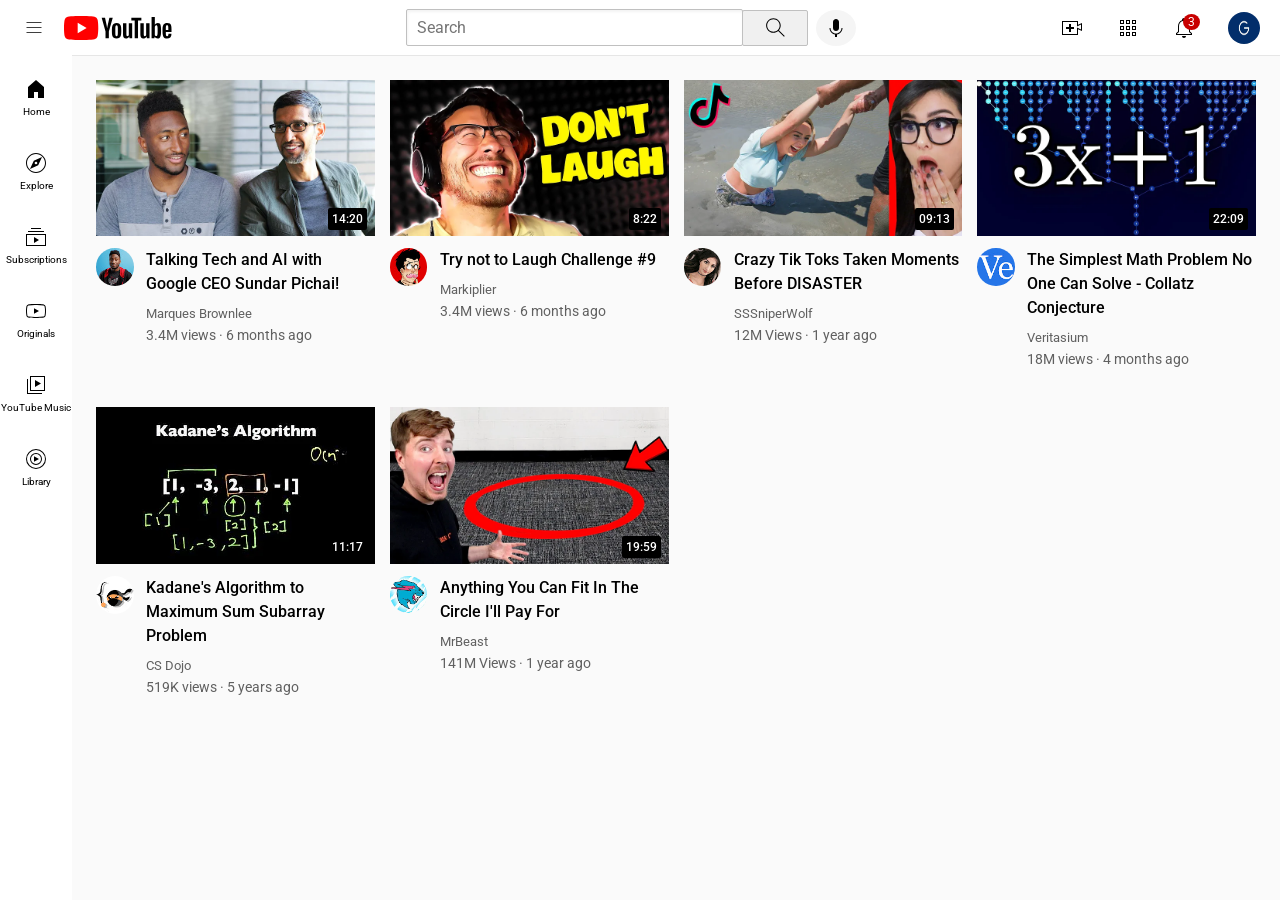
<file: index.html>
<!DOCTYPE html>
<head>
 <title>Youtube clone</title>

 <link rel="preconnect" href="https://fonts.googleapis.com">
 <link rel="preconnect" href="https://fonts.gstatic.com" crossorigin>
 <link href="https://fonts.googleapis.com/css2?family=Roboto:wght@400;500;700&display=swap" rel="stylesheet">
 <link rel="stylesheet" href="styles/general.css">
 <link rel="stylesheet" href="styles/header.css">
 <link rel="stylesheet" href="styles/video.css">
 <link rel="stylesheet" href="styles/sidebar.css">
</head>
<body>

 <header class="header">
    
    <div class="left-section">
        <img class="hamburger-menu" src="icons/hamburger-menu.svg">
        <img class="youtube-logo" src="icons/youtube-logo.svg">
    </div>
    <div class="middle-section">
        <input  class="search-bar"  type="text" placeholder="Search">
        <button class="search-button">
            <img class="search-icon" src="icons/search.svg">
            <div class="tooltip">
                Search
            </div>
        </button>
        <button class="voice-search-button">
            <img class="voice-search-icon"   src="icons/voice-search-icon.svg">
            <div class="tooltip">
                Search with your voice
            </div>
        </button>
    </div>
    <div class="right-section">

        <div class="upload-icon-container">
            <img   class="upload-icon"  src="icons/upload.svg">
            <div class="tooltip">
                Create
            </div>
        </div>
        <div class="youtube-apps-container">
            <img   class="youtube-apps-icon" src="icons/youtube-apps.svg">
            <div class="tooltip">
                YouTube apps
            </div>
        </div>
        
        <div class="notification-box">
            <img   class="notifications-icon"   src="icons/notifications.svg">
            <div class="notifications-count">3</div>
            <div class="tooltip">
                Notifications
            </div>
        </div>
        
        <img   class="current-channel-picture"    src="channel-pictures/my-channel.jpeg">
    </div>
</header>


<nav class="sidebar">

    <div class="sidebar-link"> 
       <img class="icon-image" src="thumbnails/home.svg">
       <div>
           Home
       </div>
    </div>
    <div class="sidebar-link">
       <img class="icon-image" src="thumbnails/explore.svg">
       <div>
           Explore
       </div>
    </div>
    <div class="sidebar-link">
       <img class="icon-image" 
       src="thumbnails/subscriptions.svg">
       <div>
           Subscriptions
       </div>
    </div>
    <div class="sidebar-link">
       <img class="icon-image" src="thumbnails/originals.svg">
       <div>
           Originals
       </div>
    </div>
    <div class="sidebar-link">
       <img class="icon-image" src="thumbnails/library.svg">
       <div>
           YouTube Music
       </div>
    </div>
    <div class="sidebar-link">
       <img class="icon-image" src="thumbnails/youtube-music.svg">
       <div>
           Library
       </div>
    </div>

 </nav>


 <main>
    <section class="video-grid">
        <div class="video-preview">
            <div class="thumbnail-row">
                <a class="video-thumbnail-link" href="https://www.youtube.com/watch?v=n2RNcPRtAiY">
                    <img class="thumbnail" src="thumbnails/thumbnail-1.webp">
                </a>
                
                <div class="video-time">14:20</div>
            </div> <!--  thumbnail-row Marques Brownlee   -->
            <div class="video-info-grid">
                <div class="channel-pictures">
                    <a class="channel-picture-link" href="https://www.youtube.com/c/mkbhd">
                        <img class="profile-picture"src="channel-pictures/channel-1.jpeg">
                    </a>
                    <div class="profile-tooltip">
                        <img src="channel-pictures/channel-1.jpeg">
                        <div class="tooltip-text">
                           <p class="tooltip-name">Marques Brownlee</p>
                           <p class="tooltip-subscribers">20M Subscribers</p>
                        </div>
                        
                    </div>
                    
                </div> <!--   profile-picture Marques Brownlee   -->
                <div class="video-info"> <!-- Marques Brownlee -->
                    <a href="https://www.youtube.com/watch?v=n2RNcPRtAiY" class="video-title-link">
                        <p class="video-title">
                            Talking Tech and AI with Google CEO Sundar Pichai!
                        </p>
                    </a>
                    
                    <p class="video-creator">
                        Marques Brownlee
                    </p>
                    <p class="video-stats">
                        3.4M views &#183; 6 months ago
                    </p>
                </div> <!-- video-info Marques Brownlee   -->
    
    
            </div> <!--  video-info-grid Marques Brownlee   -->
    
        </div> <!-- video-preview Marques Brownlee  -->
    
        <div class="video-preview">
            <div class="thumbnail-row">
                <a class="video-thumbnail-link" href="https://www.youtube.com/watch?v=mP0RAo9SKZk">
                    <img class="thumbnail" src="thumbnails/thumbnail-2.webp">
                </a>
                
                <div class="video-time">8:22</div>
            </div> <!--  thumbnail-row Markiplier      -->
            <div class="video-info-grid">
                <div class="channel-pictures">
                    <a class="channel-picture-link" href="https://www.youtube.com/c/markiplier">
                        <img class="profile-picture" src="channel-pictures/channel-2.jpeg">
                    </a>
                    <div class="profile-tooltip">
                        <img src="channel-pictures/channel-2.jpeg">
                        <div class="tooltip-text">
                           <p class="tooltip-name">Markiplier</p>
                           <p class="tooltip-subscribers">37M Subscribers</p>
                        </div>
                        
                    </div>
    
                    
                </div> <!--   channel-picture Markipllier   -->
                <div class="video-info">
                    <a href="https://www.youtube.com/watch?v=mP0RAo9SKZk" class="video-title-link">
                        <p class="video-title">
                            Try not to Laugh Challenge #9
                        </p>
                    </a>
    
                    <p class="video-creator">
                        Markiplier
                    </p>
                    <p class="video-stats">
                        3.4M views &#183; 6 months ago 
                    </p>
                </div> <!--  video-info Markiplier    -->
            </div> <!-- video-info-grid Markiplier -->
        </div> <!-- video=preview Markiplier   -->
    
        <div class="video-preview">
            <div class="thumbnail-row">
                <a class="video-thumbnail-link" href="https://www.youtube.com/watch?v=FgjPQQeTh1w">
                    <img class="thumbnail" src="thumbnails/thumbnail-3.webp">
                </a>
                
                <div class="video-time">09:13</div>
            </div> <!--  thumbnail-row SSSniperWolf   -->
            <div class="video-info-grid">
                <div class="channel-pictures">
                    <a class="channel-picture-link" href="https://www.youtube.com/user/SSSniperWolf">
                        <img class="profile-picture" src="thumbnails/channel-3.jpeg">
                    </a>
                    <div class="profile-tooltip">
                        <img src="thumbnails/channel-3.jpeg">
                        <div class="tooltip-text">
                           <p class="tooltip-name">SSSniperWolf</p>
                           <p class="tooltip-subscribers">35M Subscribers</p>
                        </div>
                        
                    </div>
                    
                </div> <!--   profile-picture SSSniperWolf  -->
                <div class="video-info"> <!-- SSSniperWolf -->
                    <a href="https://www.youtube.com/watch?v=FgjPQQeTh1w" class="video-title-link">
                        <p class="video-title">
                            Crazy Tik Toks Taken Moments Before DISASTER
                        </p>
                    </a>
    
                    <p class="video-creator">
                        SSSniperWolf
                    </p>
                    <p class="video-stats">
                        12M Views &#183; 1 year ago
                    </p>
                </div> <!-- video-info SSSniperWolf  -->
    
    
            </div> <!--  video-info-grid SSSniperWolf   -->
    
        </div> <!-- video-preview SSSniperWolf  -->
    
        <div class="video-preview">
            <div class="thumbnail-row">
                <a class="video-thumbnail-link" href="https://www.youtube.com/watch?v=094y1Z2wpJg">
                    <img class="thumbnail" src="thumbnails/thumbnail-4.webp">
                </a>
                
                <div class="video-time">22:09</div>
            </div> <!--  thumbnail-row Veritasium     -->
            <div class="video-info-grid">
                <div class="channel-pictures">
                    <a class="channel-picture-link" href="https://www.youtube.com/c/veritasium">
                        <img class="profile-picture" src="thumbnails/channel-4.jpeg">
                    </a>
                    <div class="profile-tooltip">
                        <img src="thumbnails/channel-4.jpeg">
                        <div class="tooltip-text">
                           <p class="tooltip-name">Veritasium</p>
                           <p class="tooltip-subscribers">18M Subscribers</p>
                        </div>
                        
                    </div>
    
                </div> <!--   channel-picture Veritasium   -->
                <div class="video-info">
                    <a href="https://www.youtube.com/watch?v=FgjPQQeTh1w" class="video-title-link">
                        <p class="video-title">
                            The Simplest Math Problem No One Can Solve - Collatz Conjecture
                        </p>
                    </a>
                    
                    <p class="video-creator">
                        Veritasium
                    </p>
                    <p class="video-stats">
                        18M views &#183; 4 months ago
                    </p>
                </div> <!--  video-info Veritasium    -->
            </div> <!-- video-info-grid Veritasium -->
        </div> <!-- video=preview Veritasium   -->
    
        <div class="video-preview">
            <div class="thumbnail-row">
                <a href="https://www.youtube.com/watch?v=86CQq3pKSUw" class="video-thumbnail-link">
                    <img class="thumbnail" src="thumbnails/thumbnail-5.webp">
                </a>
    
                
                <div class="video-time">11:17</div>
            </div> <!--  thumbnail-row CS Dojo   -->
            <div class="video-info-grid">
                <div class="channel-pictures">
                    <a class="channel-picture-link" href="https://www.youtube.com/c/CSDojo">
                        <img class="profile-picture" src="thumbnails/channel-5.jpeg">
                    </a>
                    <div class="profile-tooltip">
                        <img src="thumbnails/channel-5.jpeg">
                        <div class="tooltip-text">
                           <p class="tooltip-name">CS Dojo</p>
                           <p class="tooltip-subscribers">2M Subscribers</p>
                        </div>
                        
                    </div>
    
                </div> <!--   profile-picture CS Dojo  -->
                <div class="video-info"> <!-- CS Dojo -->
                    <a href="https://www.youtube.com/watch?v=FgjPQQeTh1w" class="video-title-link">
                        <p class="video-title">
                            Kadane's Algorithm to Maximum Sum Subarray Problem
                        </p>
                    </a>
                    <p class="video-creator">
                        CS Dojo
                    </p>
                    <p class="video-stats">
                        519K views &#183; 5 years ago
                    </p>
                </div> <!-- video-info CS Dojo   -->
    
    
            </div> <!--  video-info-grid CS Dojo  -->
    
        </div> <!-- video-preview CS Dojo  -->
    
        <div class="video-preview">
            <div class="thumbnail-row">
                <a href="https://www.youtube.com/watch?v=FgjPQQeTh1w" class="video-thumbnail-link">
                    <img class="thumbnail" src="thumbnails/thumbnail-6.webp">
                </a>
                
                <div class="video-time">19:59</div>
            </div> <!--  thumbnail-row MrBeast     -->
            <div class="video-info-grid">
                <div class="channel-pictures">
                    <a href="https://www.youtube.com/channel/UCX6OQ3DkcsbYNE6H8uQQuVA" class="video-thumbnail-link">
                        <img class="profile-picture" src="thumbnails/channel-6.jpeg">
                    </a>
                    <div class="profile-tooltip">
                        <img src="thumbnails/channel-6.jpeg">
                        <div class="tooltip-text">
                           <p class="tooltip-name">MrBeast</p>
                           <p class="tooltip-subscribers">382M Subscribers</p>
                        </div>
                        
                    </div>
                    
                </div> <!--   channel-picture MrBeast  -->
                <div class="video-info">
                    <a href="https://www.youtube.com/watch?v=FgjPQQeTh1w" class="video-title-link">
                        <p class="video-title">
                            Anything You Can Fit In The Circle I'll Pay For
                        </p>
                    </a>
    
                    <p class="video-creator">
                        MrBeast
                    </p>
                    <p class="video-stats">
                        141M Views &#183; 1 year ago
                    </p>
                </div> <!--  video-info MrBeast    -->
            </div> <!-- video-info-grid MrBeast -->
        </div> <!-- video=preview MrBeast  -->
    
    
    
    
    </section> <!-- video-grid -->
 </main>



    
        

 
</body>
</file>
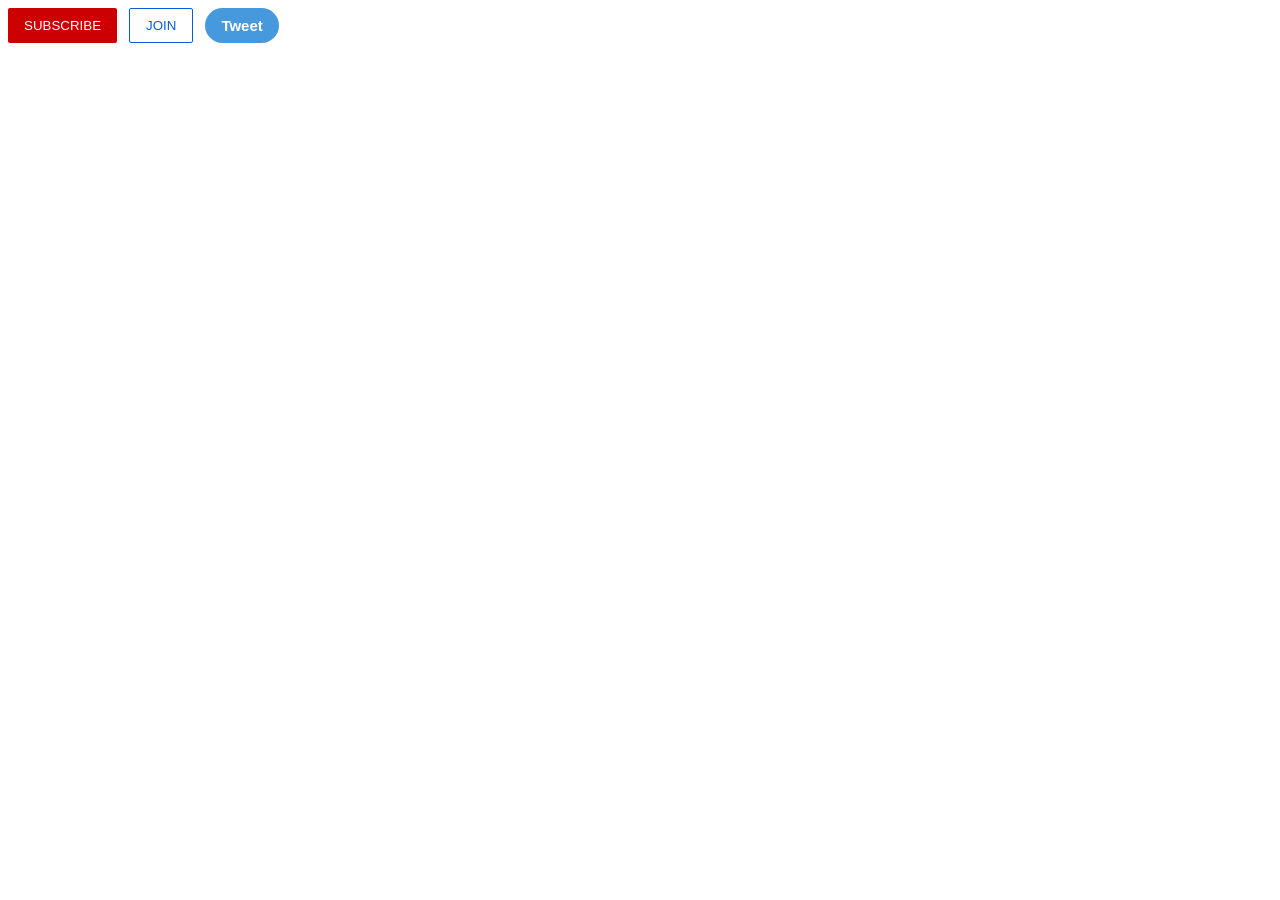
<file: buttons.html>
<!DOCTYPE html>
<html>
  <head>
    <title>Buttons practice</title>
    <link rel="stylesheet" href="styles/buttons.css">
  </head>

  <body>
    <button class="subscribe-button">
      SUBSCRIBE
    
    </button>
    <button class="join-button">
    
      JOIN
    </button>
    <button class="tweet-button">
      Tweet
    </button>
  </body>
</html>
</file>
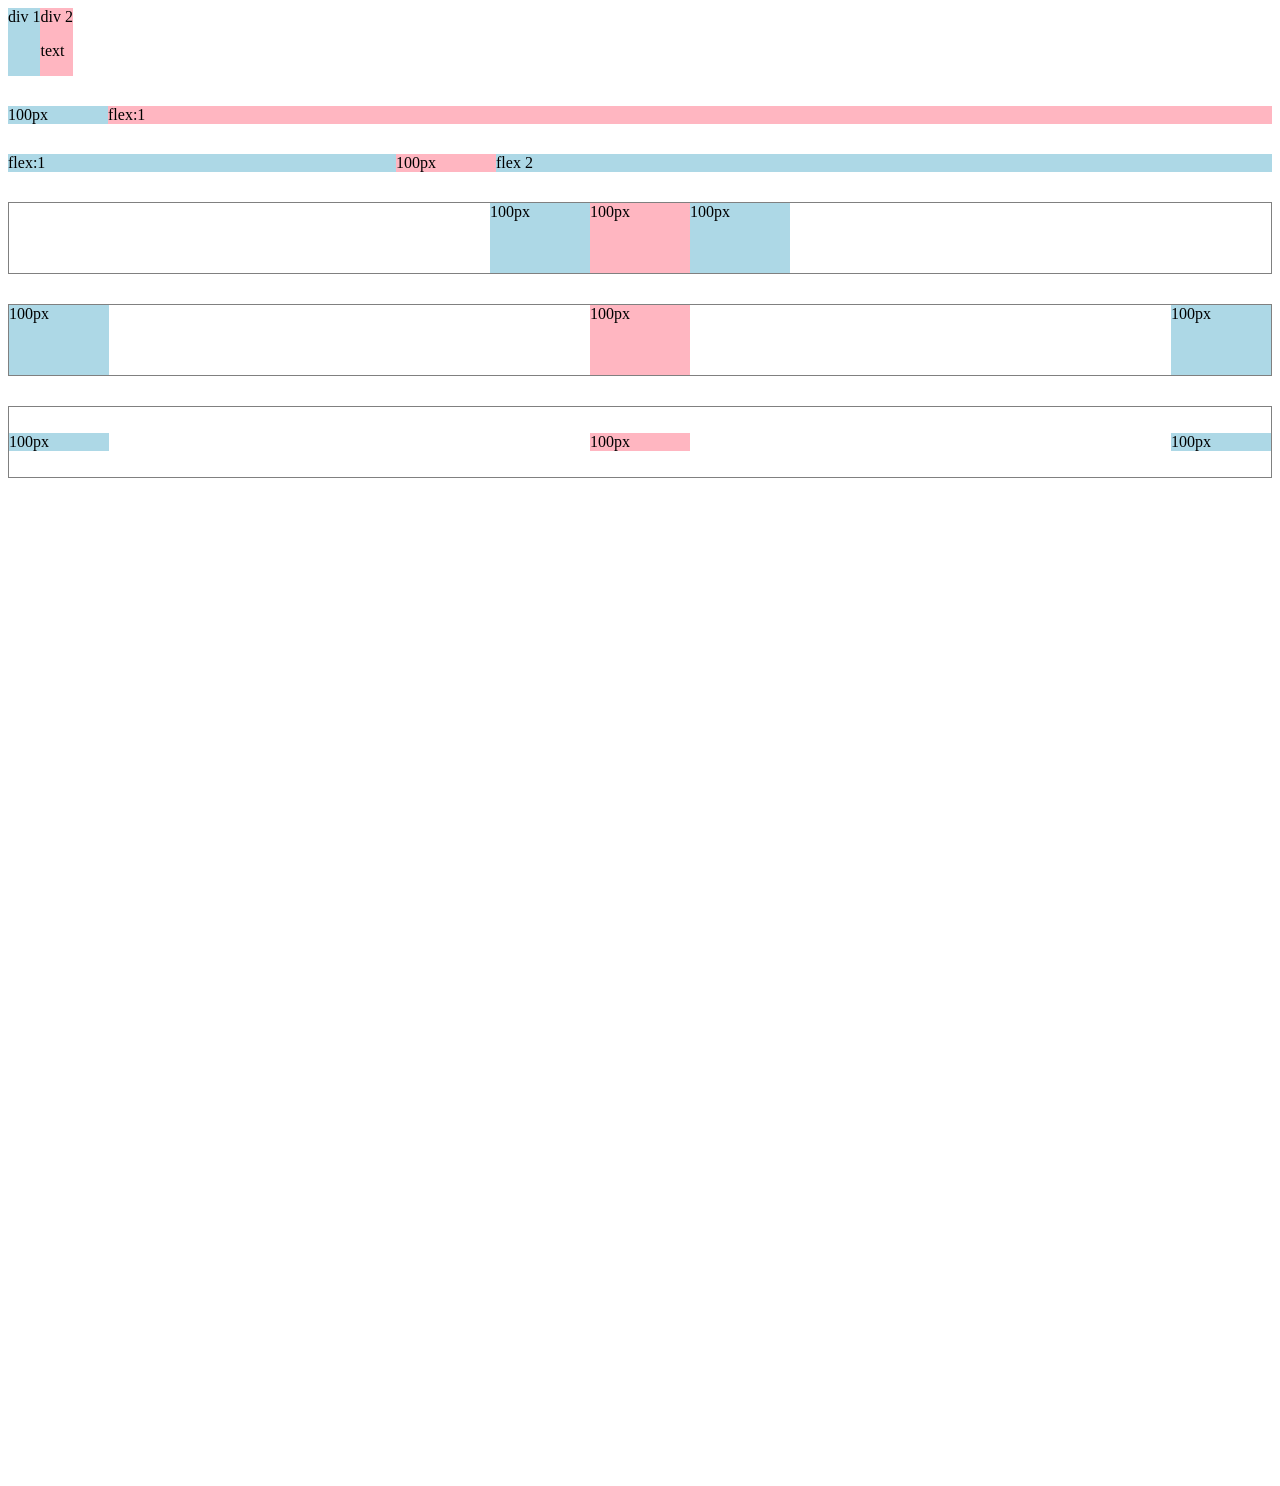
<file: flexbox.html>
<!DOCTYPE html>
<html>
    <head>
        <title>
            Flexbox Practice
        </title>
    </head>
    <body style="padding-bottom:1000px;">
        <div style="
            display:flex;
            flex-direction:row;">

           <div style=
            "background-color:lightblue;"> div 1 </div>

            <div style=
            "background-color:lightpink;"> div 2 <p>text</p></div>
        </div>

        <div style="
            margin-top:30px;
            display:flex;
            flex-direction:row;">

            <div style=
            "background-color:lightblue;
             width:100px;">100px</div>

            <div style=
            "background-color:lightpink;
             flex:1;
             ">flex:1</div>
        </div>
        
        <div style="
            margin-top:30px;
            display:flex;
            flex-direction:row;">

                <div style=
                "background-color:lightblue;
                flex:1;">flex:1</div>



                <div style=
                "background-color:lightpink;
                width:100px;">100px</div>



                <div style=
                "background-color:lightblue;
                flex:2;">flex 2</div>


        </div>

        <div style="
            margin-top:30px;
            height: 70px;
            border-width:1px;
            border-style: solid;
            border-color: gray;
            display:flex;
            flex-direction:row;
            justify-content:center">

            <div style=
            "background-color:lightblue;
             width:100px;">100px</div>



            <div style=
            "background-color:lightpink;
            width:100px;">100px</div>



            <div style=
            "background-color:lightblue;
             width:100px;">100px</div>


        </div>

        <div style="
            margin-top:30px;
            height: 70px;
            border-width:1px;
            border-style: solid;
            border-color: gray;
            display:flex;
            flex-direction:row;
            justify-content:space-between;
            ">

            <div style=
            "background-color:lightblue;
             width:100px;">100px</div>



            <div style=
            "background-color:lightpink;
            width:100px;">100px</div>



            <div style=
            "background-color:lightblue;
             width:100px;">100px</div>


        </div>

        <div style="
        margin-top:30px;
        height: 70px;
        border-width:1px;
        border-style: solid;
        border-color: gray;
        display:flex;
        flex-direction:row;
        justify-content:space-between;
        align-items:center;
            ">

            <div style=
            "background-color:lightblue;
            width:100px;">100px</div>



            <div style=
            "background-color:lightpink;
            width:100px;">100px</div>



            <div style=
            "background-color:lightblue;
            width:100px;">100px</div>


    </div>

    </div>
    </body>
</html>
</file>
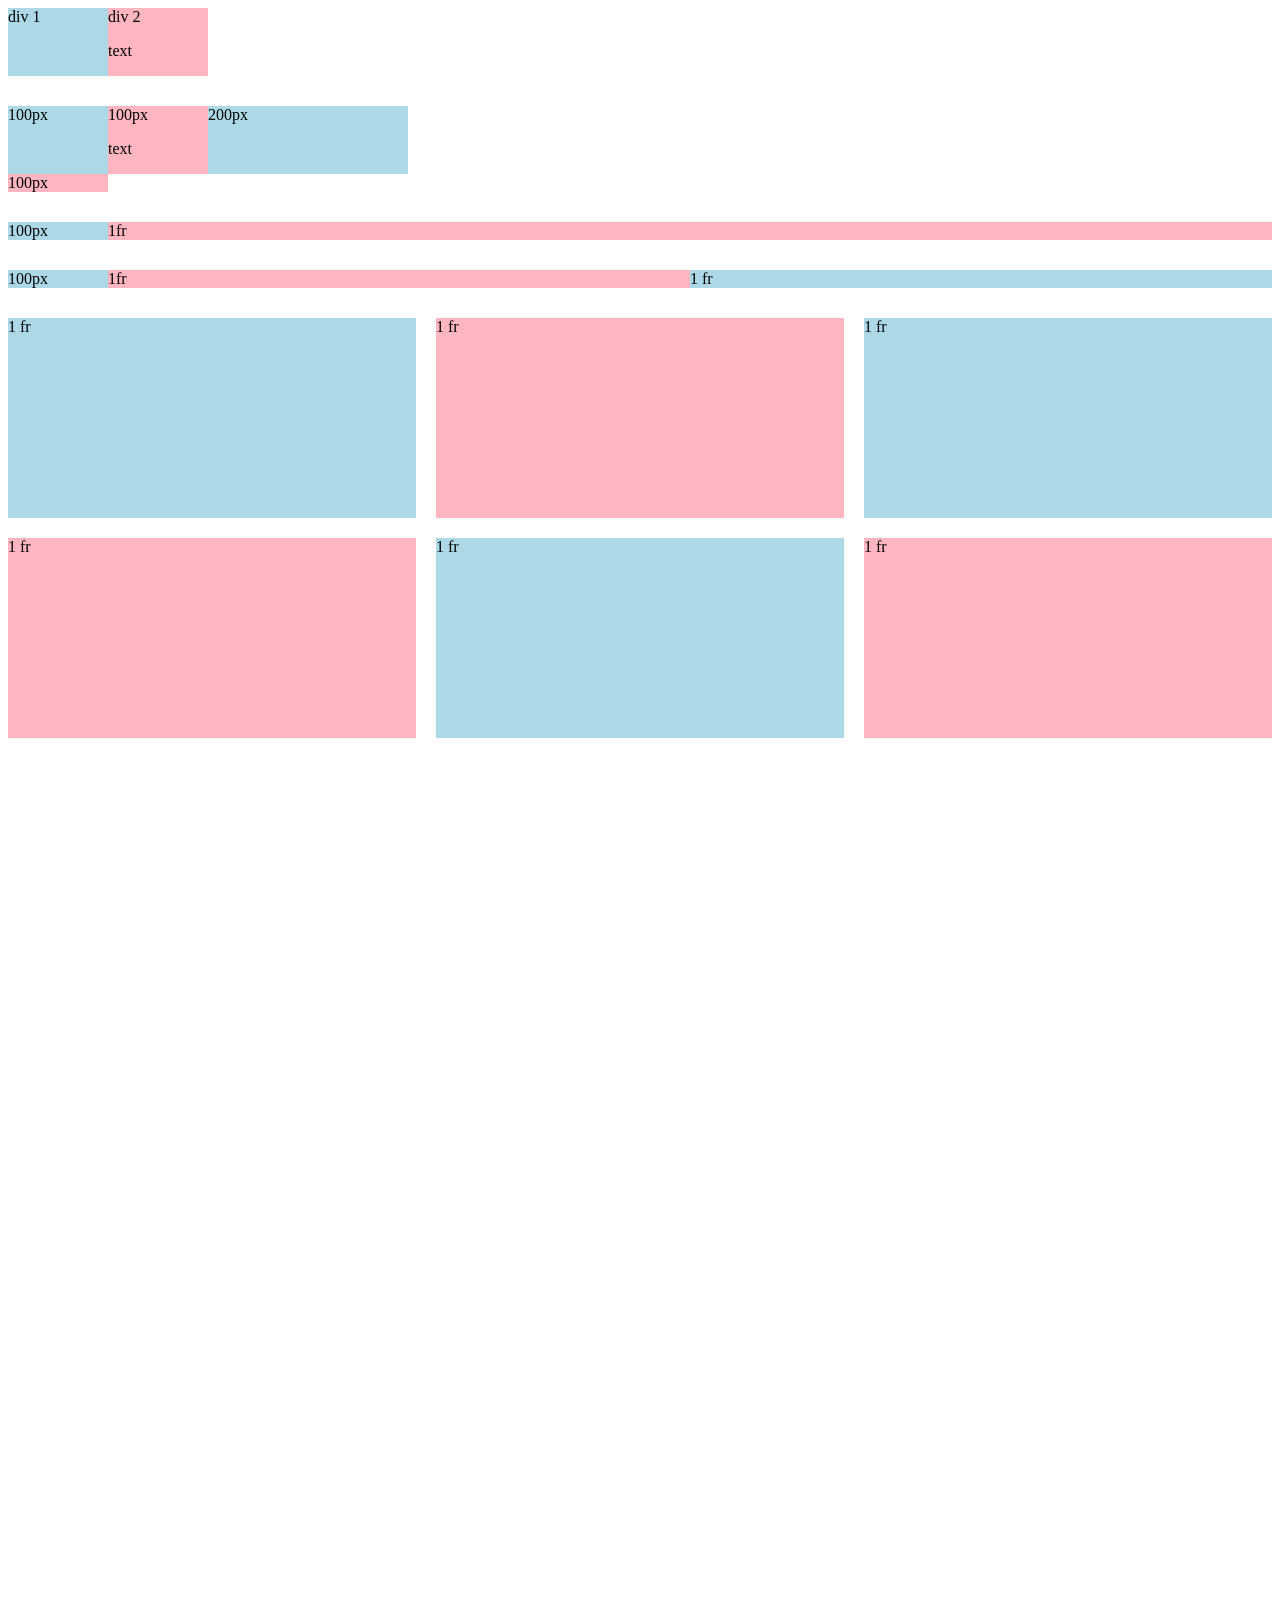
<file: grid.html>
<!DOCTYPE html>
<html>
    <head>
        <title>
            Grid Practice
        </title>
    </head>
    <body style="padding-bottom: 1000px;">
        <div style="
            display:grid;
            grid-template-columns: 100px 100px;
            ">
            <div style="background-color:lightblue;">div 1</div>
            <div style="background-color:lightpink;">div 2
                <p> text </p></div>
        </div>
        <div style="
            margin-top:30px;
            display:grid;
            grid-template-columns: 100px 100px 200px;;
            ">
            <div style="background-color:lightblue;">100px</div>
            <div style="background-color:lightpink;">100px
                <p> text </p></div>
            <div style="background-color:lightblue;">200px</div>
            <div style="background-color:lightpink;">100px</div>
    </div>

    <div style="
        margin-top:30px;
        display:grid;
        grid-template-columns: 100px 1fr;
        ">
        <div style="background-color:lightblue;">100px</div>
        <div style="background-color:lightpink;">1fr</div>

        
    </div>

    <div style="
        margin-top:30px;
        display:grid;
        grid-template-columns: 100px 1fr 1fr;
        ">
        <div style="background-color:lightblue;">100px</div>
        <div style="background-color:lightpink;">1fr</div>
        <div style="background-color:lightblue;">1 fr</div>
    </div>
    <div style="
        margin-top:30px;
        display:grid;
        grid-template-columns: 1fr 1fr 1fr;
        column-gap: 20px;
        row-gap: 20px;
        ">
        <div style="background-color:lightblue;
        height:200px;">1 fr</div>
        <div style="background-color:lightpink;
        height:200px;">1 fr</div>
        <div style="background-color:lightblue;
        height:200px;">1 fr</div>
        <div style="background-color:lightpink;
        height:200px;">1 fr</div>
        <div style="background-color:lightblue;
        height:200px;">1 fr</div>
        <div style="background-color:lightpink;
        height:200px;">1 fr</div>
</div>



    </body>
</html>
</file>
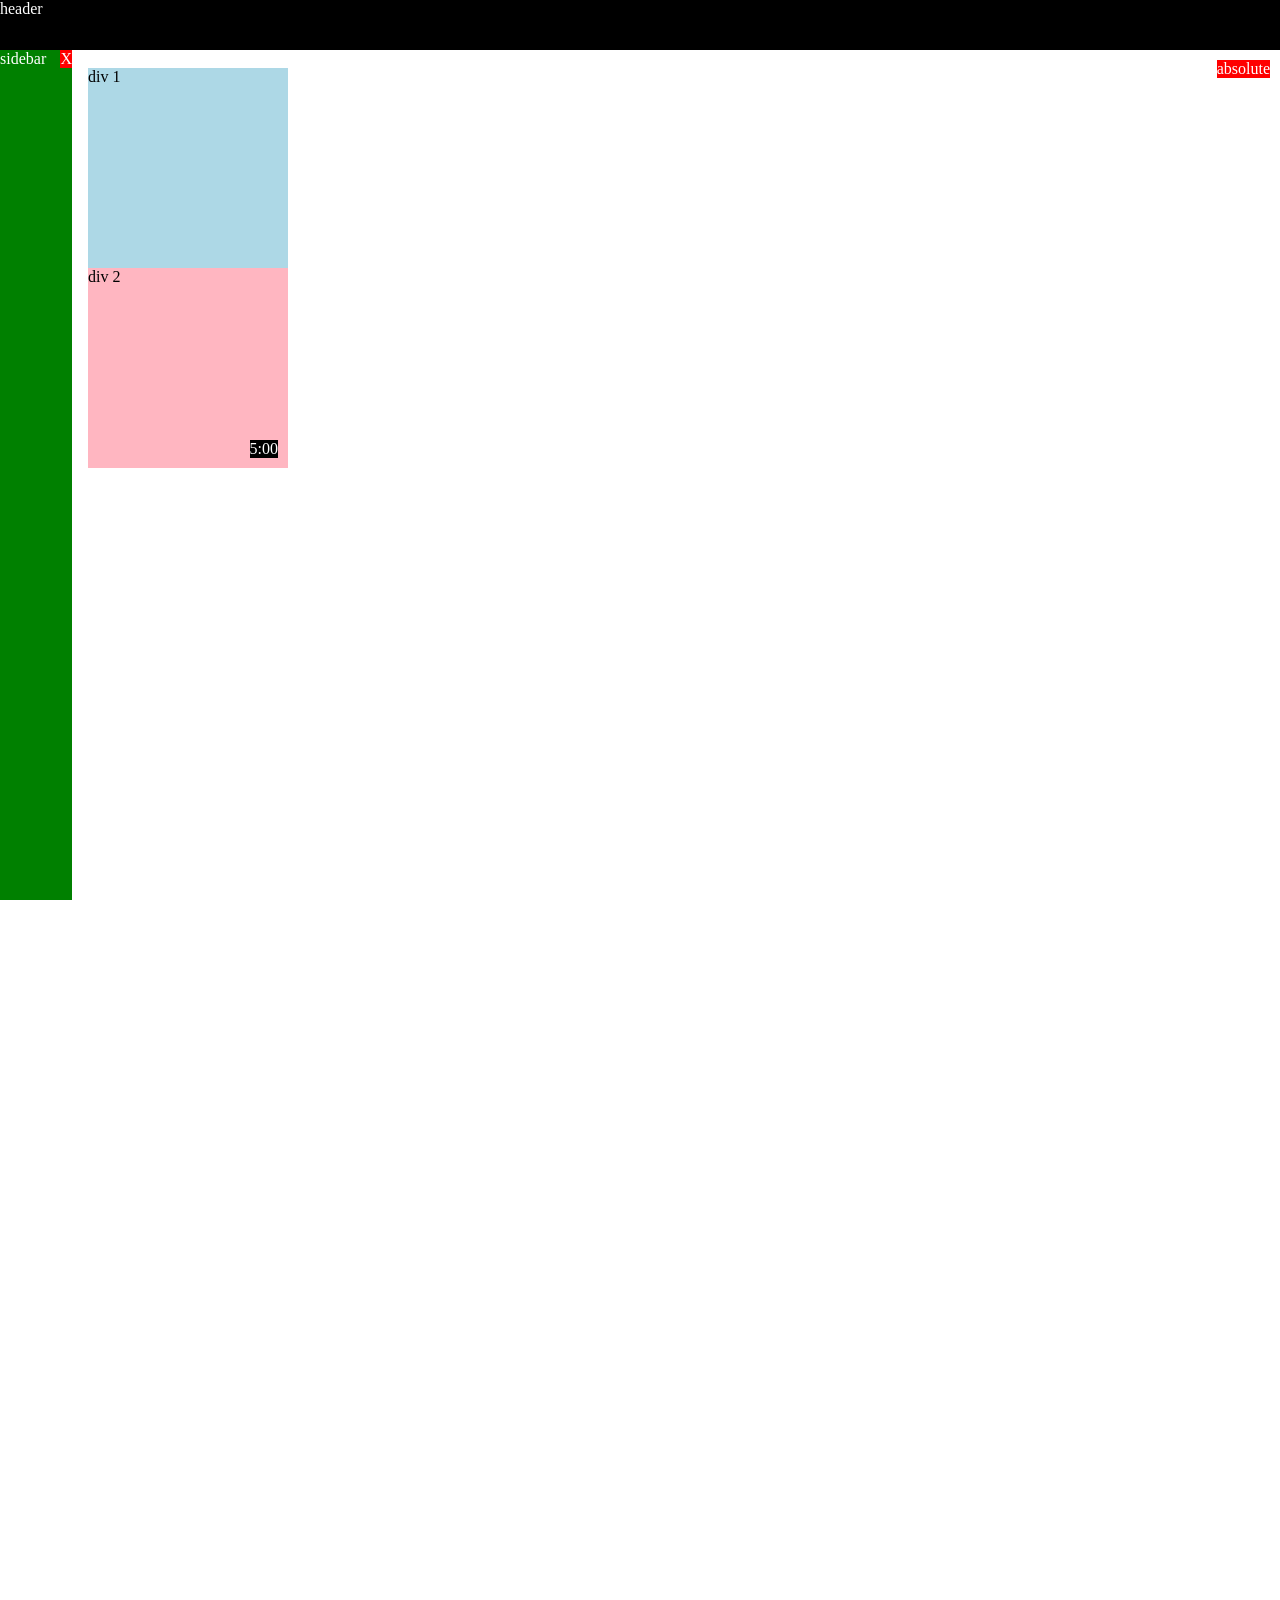
<file: position.html>
<!DOCTYPE html>
<htmL>
    <head>
       <title>Position Practice</title> 
    </head>
    <body style="height: 3000px;
    padding-top:60px;
    padding-left:80px;">
        <div style="background-color:black;
        color: white;
        position:fixed;
        top:0;
        left:0;
        right:0; 
        height: 50px;
        ">header</div>


        <div style="background-color:green;
        color:white;
        position:fixed;
        bottom:0;
        left:0;
        top:50px;
        width: 72px;">sidebar
        
        <div style="position:absolute;
        background-color:red;
        color:white;
        top:0;
        right:0;
        cursor:pointer;">
           X
        </div>
    
    </div>

        <div style="position:absolute;
        background-color:red;
        color:white;
        top:60px;
        right:10px;">
           absolute
        </div>
    
        <div style="background-color:lightblue;
        height:200px;
        width:200px;
        position:static;
        ">div 1</div>

        <div style="background-color:lightpink;
        height:200px;
        width:200px;
        position:relative;">div 2
        
        <div style="position:absolute;
        background-color:black;
        color:white;
        bottom:10px;
        right:10px;
">
           5:00
        </div>
    
    
    </div>
    </body>
</htmL>
</file>
<file: styles/general.css>
p{
    margin-top:0;
    margin-bottom:0;}

body {margin:0;
padding-top:80px;
padding-left:96px;
padding-right:24px;
background-color:rgb(250, 250, 250);
font-family: Roboto, Arial;
color:black; }
</file>
<file: styles/header.css>
.header {
    height:55px;
    display:flex;
    flex-direction:row;
    justify-content:space-between;
    position:fixed;
    top:0;
    left:0;
    right:0;
    background-color:white;
    border-bottom-width: 1px;
    border-bottom-style:solid;
    border-bottom-color: rgb(230,230,230);
    z-index:100;
    }

.left-section{display:flex;
              align-items: center;
              }

.middle-section {
                 flex: 1;
                 margin-left:70px;
                 margin-right:40px;
                 max-width: 450px;
                 display:flex;
                 align-items:center;}

.right-section {width:200px;
                display:flex;
                align-items:center;
                justify-content:space-between;
                margin-right:20px;
                flex-shrink:0;}

.hamburger-menu {height:20px;
                 margin-left:24px;
                 margin-right:20px;}

.youtube-logo {height:24px;}

.search-button {height:36px;
                width:66px;
                background-color: rgb(240,240,240);
                border: 1px solid rgb(192,192,192);
                border-radius:2px;
                margin-left:-1px;
                margin-right:8px;
                }

.search-icon {height:25px;
              
             }

.voice-search-button {height:36px;
                      width:40px;
                      border-radius:50%;
                      border:none;
                      background-color: rgb(245,245,245);}
.voice-search-icon{height:24px;}

.search-bar {flex:1;
             height:35px;
             border: 1px solid rgb(192,192,192);
             border-radius:2px;
             box-shadow: inset 1px 2px 3px rgba(0,0,0,0.05);
             padding: 0px 0px 0px 10px;
             font-size:16px;
             width:0;}

.search-bar::placeholder{font-family: Roboto, Arial;}

.upload-icon {height:24px;}

.youtube-apps-icon{height:24px;}

.notifications-icon {height:24px;}

.notification-box {position:relative;}

.notifications-count {position:absolute;
top:-2px;
right:-4px;
background-color:rgb(200, 0, 0);
color:white;
padding-top:1px;
padding-bottom:1px;
padding-left:5px;
padding-right:5px;
font-family: Roboto, Arial;
font-size:12px;
border-radius:50%;}

.current-channel-picture {height:32px;
                          width:32px;
                          border-radius:50%;}
.search-button .tooltip, .voice-search-button .tooltip, .upload-icon-container .tooltip , .youtube-apps-container .tooltip, .notification-box .tooltip {
    position:absolute;
    background-color:gray;
    color:white;
    padding-top:6px;
    padding-bottom:6px;
    padding-left:8px;
    padding-right:8px;
    border-radius:2px;
    font-size:12px;
    bottom:-50px;
    opacity:0;
    transition: opacity 0.2s;
    pointer-events:none;
    white-space:nowrap;
    font-family: Roboto, Arial;
    

}

.search-button:hover .tooltip,
.voice-search-button:hover .tooltip, .upload-icon-container:hover .tooltip,
.youtube-apps-container:hover .tooltip,
.notification-box:hover .tooltip{opacity:100%;}

.search-button, .voice-search-button,.upload-icon-container, .youtube-apps-container, .upload-icon-container, .youtube-apps-container, .notification-box {position:relative;
display:flex;
justify-content:center;
align-items:center;}

.search-button, .voice-search-button, .youtube-apps-container, .notification-box, .current-channel-picture, .upload-icon-container {cursor:pointer;}
</file>
<file: styles/video.css>
.thumbnail {width:100%;
z-index:1;}



.video-title{margin-top:0;
             font-size: 14px;
             font-weight:500;
             line-height:20px;
             margin-bottom:10px;}





.video-info-grid {
    display:grid;
    grid-template-columns: 50px 1fr;
    
    
    
}

.profile-picture{width:75%;
                 border-radius:50%;
                 margin-right:0px;}

.thumbnail-row {margin-bottom:8px;
position:relative;}

.video-creator,.video-stats {font-size:13px;
                color:#606060;
                }
.video-creator{margin-bottom:6px;}

.video-grid {display:grid;
             grid-template-columns: 1fr 1fr 1fr;
             column-gap:15px;
             row-gap:40px;
             }



@media (max-width:700px) {
    .video-grid {
        grid-template-columns:1fr 1fr;
    }
}

@media (min-width:700px) and (max-width:1200px) {
    .video-grid {
        grid-template-columns:1fr 1fr 1fr;
    }
}

@media (min-width:1200px) {
    .video-grid {
        grid-template-columns:1fr 1fr 1fr 1fr;
    }
    .video-author, .video-stats {font-size:14px;}
}

@media (min-width:1200px) {
    .video-title {font-size:16px;
    line-height:24px;}
}



.video-time {
            font-size:12px;
            font-weight:500;
            padding:4px;
            background-color:black;
            color:white;
            position:absolute;
            bottom:10px;;
            right:8px;
            border-radius:2px;}
.video-info{margin-left:0px;}

.video-title-link {text-decoration:none;
color:black;}

.channel-pictures {display:inline-block;
position:relative;}

.profile-tooltip {background-color:white;
position:absolute;
top:60px;
padding: 15px 20px 15px 10px;
border-radius:5px;
box-shadow:2px 3px 10px rgba(0,0,0,0.3);
pointer-events:none;
display:flex;
align-items:center;
text-align:center;
opacity:0;
pointer-events:none;
transition: opacity 0.2s;
z-index:100;
}

.channel-pictures:hover .profile-tooltip{opacity:100;}

.profile-tooltip img {width:50px;;
border-radius:50%;
margin-left:10px;
margin-right:10px;}




.tooltip-name {font-weight:bold;
margin-bottom:5px;
font-size:16px;}

.tooltip-subscribers {font-size:14px;
color:gray;}


.tooltip-text {display:flex;
flex-direction:column;
align-items:flex-start;
justify-content:center;
white-space:nowrap;}
</file>
<file: styles/sidebar.css>
.sidebar{
    position:fixed;
    left:0;
    bottom:0;
    top:55px;
    background-color:white;
    width:72px;
    z-index:200;
    padding-top:5px;
}

.sidebar-link {
height:74px;
display:flex;
justify-content:center;
align-items:center;
cursor:pointer;
flex-direction:column;
}

.sidebar-link:hover {background-color:rgb(235, 235, 235);}

.sidebar-link img{
    height:24px;
    margin-bottom:5px;

}

.sidebar-link div{
    font-family: Roboto, Arial;
    font-size:10px;
    
}
</file>
<file: styles/buttons.css>
.subscribe-button{background-color: #cc0000;
    color: white;
    border: none;
    padding-top:10px;
    padding-bottom:10px;
    padding-left:16px;
    padding-right:16px;
    border-radius:2px;
    cursor: pointer;
    margin-right:8px;
    transition: opacity 0.5s;
    vertical-align:top;
}

.subscribe-button:hover {
opacity: 0.6;


}
.subscribe-button:active {
opacity: 0.8;

}

.join-button{background-color: white;
          border-color:#065fd4;
          border-style:solid;
          border-width:1px;
          color:#065fd4;
          padding-left:16px;
          padding-top:9px;
          padding-right:16px;
          padding-bottom:9px;
          border-radius:2px;
          cursor:pointer;
          transition: background-color 0.5s, color 0.5s;}
          
          
.join-button:hover{background-color:#065fd4;
color:white;}

.join-button:active{
opacity: 0.7;
}
.tweet-button{background-color:rgb(70, 153, 221);
           color:white;
           border:none;
           padding-top:9px;
           padding-bottom:9px;
           padding-left:16px;
           padding-right:16px;
           border-radius:20px;
           font-weight:bold;
           font-size:15px;
           cursor:pointer;
           margin-left:8px;
           transition: box-shadow 0.3s;
           vertical-align:top;
           }
.tweet-button:hover{box-shadow: 10px 10px 10px rgba(0,0,0,0.15);}
</file>
